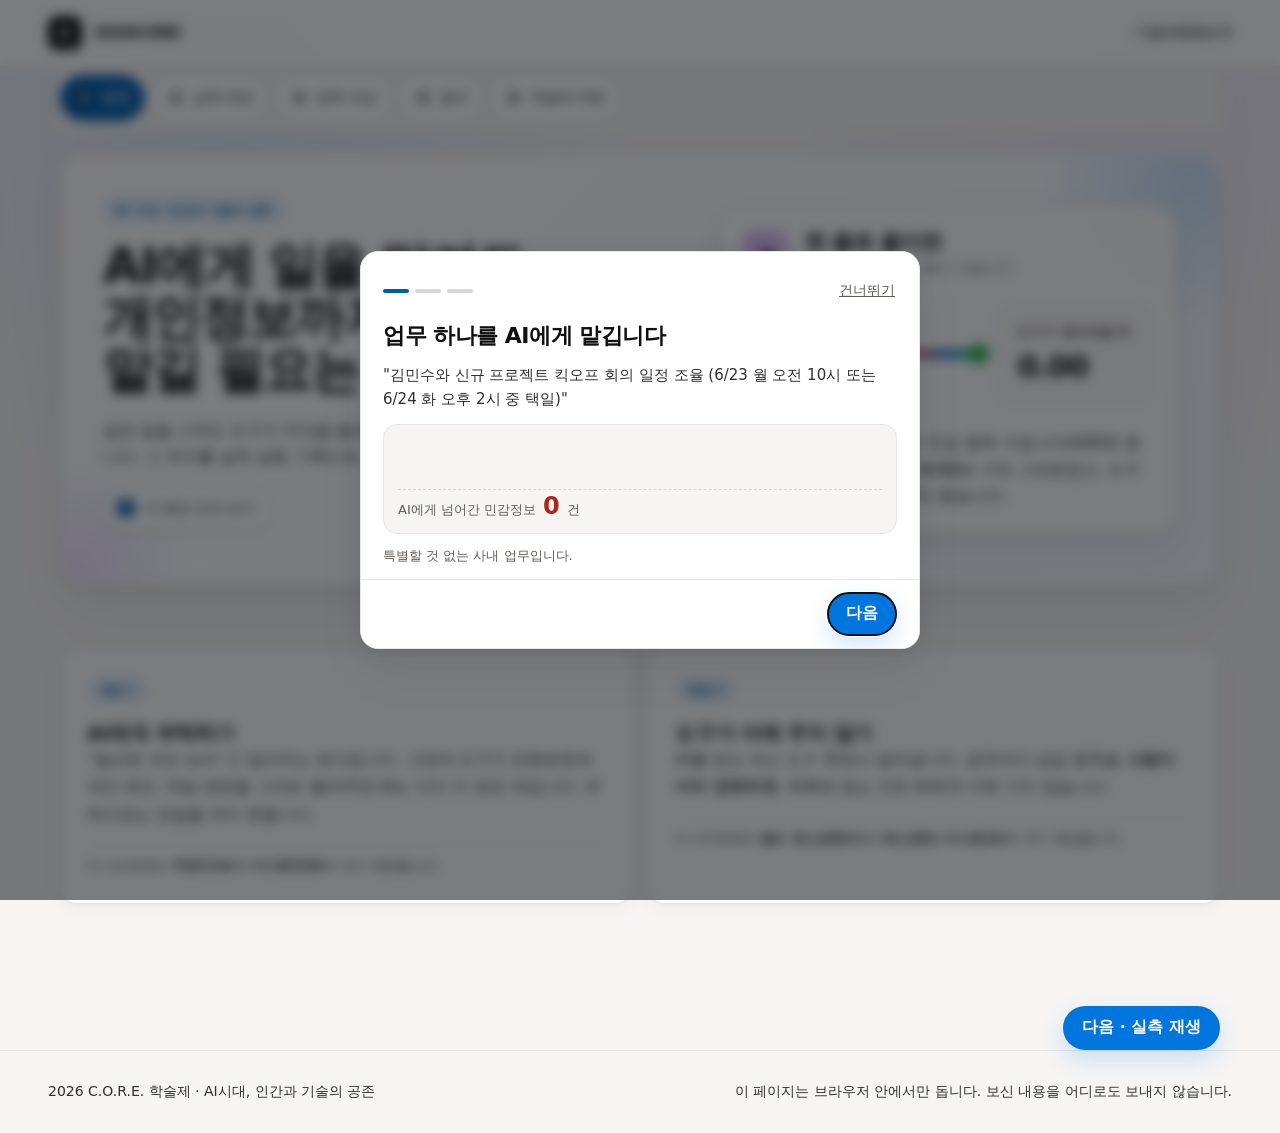
<file: index.html>
<!doctype html>
<html lang="ko">
  <head>
    <meta charset="utf-8" />
    <meta name="viewport" content="width=device-width, initial-scale=1" />
    <title>2026 C.O.R.E. · AI 에이전트 개인정보 시연</title>
    <link rel="canonical" href="https://jaepaly.github.io/2026CORE/demo/" />
    <meta http-equiv="refresh" content="0; url=./demo/" />
    <script>location.replace("./demo/");</script>
  </head>
  <body style="font-family:system-ui,sans-serif;padding:2rem">
    <p>시연 화면으로 이동합니다. 자동으로 넘어가지 않으면 <a href="./demo/">여기를 눌러 주세요</a>.</p>
  </body>
</html>
</file>
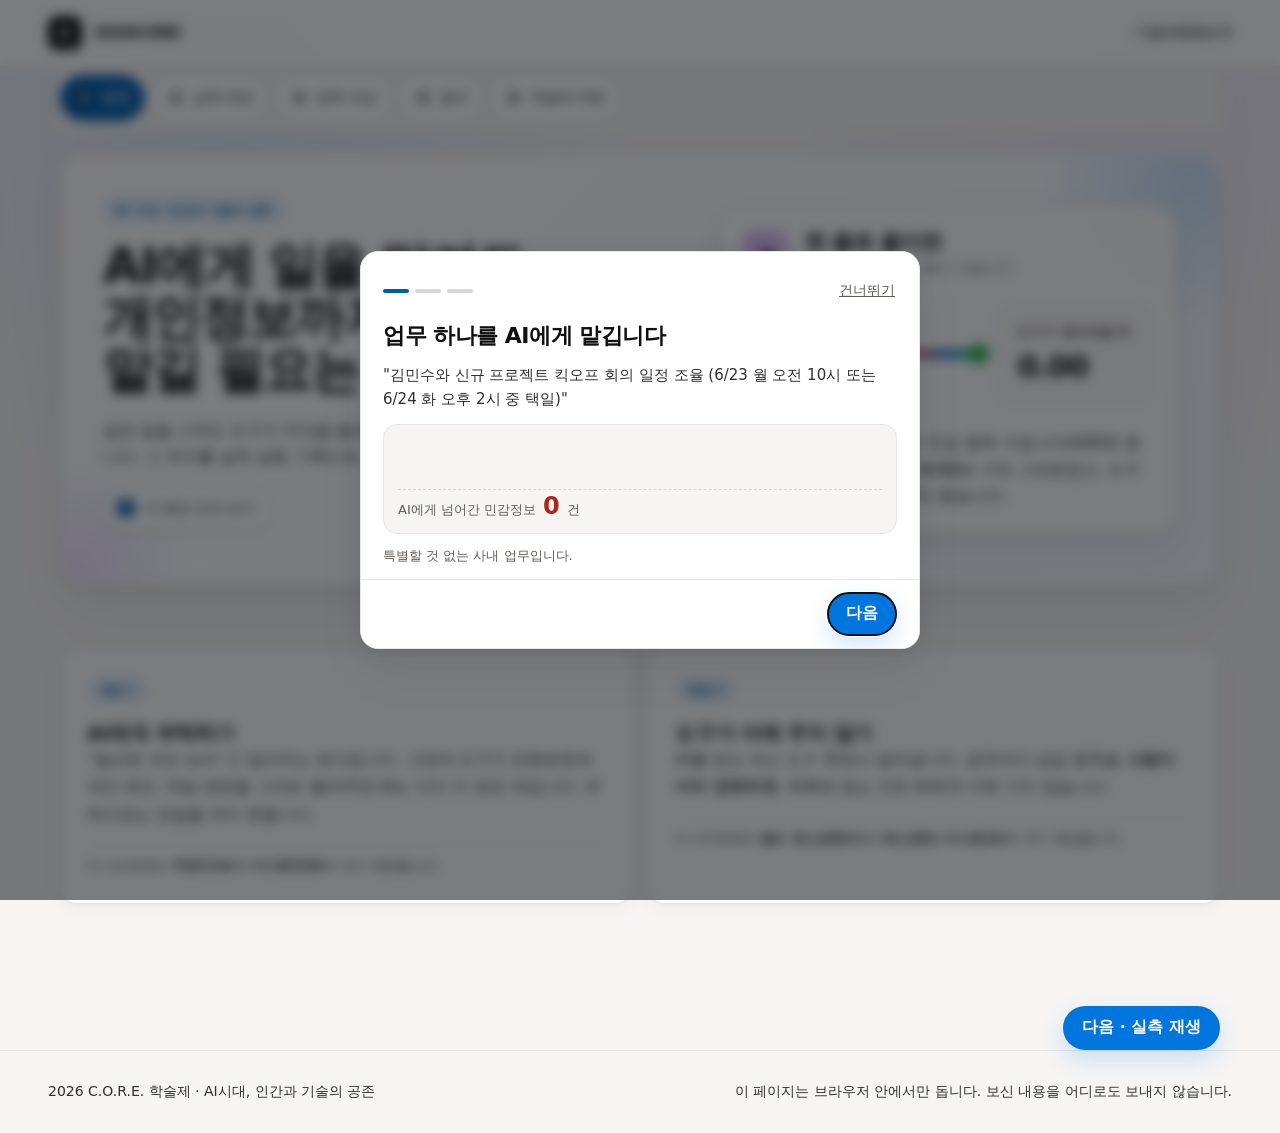
<file: demo/index.html>
<!doctype html>
<html lang="ko">
  <head>
    <meta charset="utf-8" />
    <meta name="viewport" content="width=device-width, initial-scale=1" />
    <title>2026CORE · AI Agent Privacy Live Demo</title>
    <meta
      name="description"
      content="Interactive demo showing how field-level least privilege changes AI agent privacy exposure."
    />
    <link rel="stylesheet" href="./styles.css?v=d5542ba6" />
    <link rel="stylesheet" href="./tutorial.css?v=d5542ba6" />
  </head>
  <body>
    <div class="grid-glow" aria-hidden="true"></div>
    <header class="topbar">
      <a class="brand" href="https://github.com/jaepaly/2026CORE#readme" target="_blank" rel="noopener">
        <span class="brand-mark">C</span>
        <strong>2026CORE</strong>
      </a>
      <span class="team">기절초풍왕순대</span>
    </header>

    <main>
      <nav class="tabbar" id="tabbar" aria-label="시연 단계">
        <button class="tab" type="button" role="tab" data-tab="intro" aria-controls="panel-intro" aria-selected="true"><span class="tab-num">1</span>문제</button>
        <button class="tab" type="button" role="tab" data-tab="replay" aria-controls="panel-replay" aria-selected="false"><span class="tab-num">2</span>실측 재생</button>
        <button class="tab" type="button" role="tab" data-tab="policy" aria-controls="panel-policy" aria-selected="false"><span class="tab-num">3</span>정책 작성</button>
        <button class="tab" type="button" role="tab" data-tab="evidence" aria-controls="panel-evidence" aria-selected="false"><span class="tab-num">4</span>결과</button>
        <button class="tab" type="button" role="tab" data-tab="festival" aria-controls="panel-festival" aria-selected="false"><span class="tab-num">5</span>학술제 적용</button>
      </nav>

      <div class="tabpanel" id="panel-intro" role="tabpanel" aria-label="문제">
      <section class="hero">
        <div class="hero-copy">
          <p class="eyebrow">AI 시대, 인간과 기술의 공존</p>
          <h1>
            <span>AI에게 일을 맡겨도,</span>
            <span>개인정보까지</span>
            <span>맡길 필요는 없습니다.</span>
          </h1>
          <p class="hero-text">
            같은 일을 시켜도 도구가 무엇을 돌려주느냐에 따라 AI가 보는 정보가 달라집니다.
            그 차이를 실제 실험 기록으로 보여드립니다.
          </p>
          <p class="rp-helpline">
            <button class="help-btn" type="button" data-tutorial="intro">
            <span class="help-btn-icon" aria-hidden="true">?</span>
            이 화면 안내 보기
          </button>
          </p>
        </div>

        <aside class="hero-dashboard" aria-label="Research summary">
          <div class="dash-top">
            <span class="sticker">AI</span>
            <div>
              <strong>한 줄로 줄이면</strong>
              <small>AI는 도구가 준 것만 볼 수 있습니다</small>
            </div>
          </div>
          <div class="dash-meter">
            <div>
              <span>도구를 그대로 뒀을 때</span>
              <strong>0.50</strong>
            </div>
            <div class="dash-line" aria-hidden="true"><i></i></div>
            <div>
              <span>도구가 잘라냈을 때</span>
              <strong>0.00</strong>
            </div>
          </div>
          <p>
            업무 한 번에 AI로 넘어간 민감 항목 수입니다(688회 평균).
            <b>말로 부탁했을 때는 0.52</b>로 거의 그대로였고,
            도구가 직접 잘라냈을 때만 0이 됐습니다.
          </p>
        </aside>
      </section>

      <section class="comparison">
        <article>
          <p class="eyebrow">방법 1</p>
          <h3>AI에게 부탁하기</h3>
          <p>
            “필요한 것만 보라”고 일러두는 방식입니다. 그런데 도구가 전화번호와 개인 메모,
            메일 본문을 그대로 돌려주면 AI는 이미 다 읽은 뒤입니다. 부탁으로는 전달을 막지 못합니다.
          </p>
          <p class="compare-codes">
            이 사이트에서 <b>무방어(A)</b>와 <b>지시문만(B)</b>이 여기 해당합니다.
          </p>
        </article>
        <article>
          <p class="eyebrow">방법 2</p>
          <h3>도구가 아예 주지 않기</h3>
          <p>
            AI를 믿는 대신 도구 쪽에서 잘라냅니다. 업무마다 넘길 항목을
            <b>사람이 미리 정해두면</b>, 목록에 없는 것은 AI에게 아예 가지 않습니다.
          </p>
          <p class="compare-codes">
            이 사이트에서 <b>필드 최소권한(C)</b>과 <b>최소권한+지시문(D)</b>이 여기 해당합니다.
          </p>
        </article>
      </section>
        <div class="tab-advance">
          <button class="button primary" type="button" data-goto="replay">다음 · 실측 재생</button>
        </div>
      </div>

      <div class="tabpanel" id="panel-replay" role="tabpanel" aria-label="실측 재생" hidden>
      <section class="demo-shell replay-shell" id="replay">
        <div class="demo-header">
          <div>
            <p class="eyebrow">Run replay · 실측</p>
            <h2>본 실험 688 runs를 그대로 재생</h2>
            <p class="section-copy">
              꾸며낸 화면이 아닙니다. 커밋해 둔 <code>experiments/main-*/runs.jsonl</code>의
              실행 기록을 한 턴씩 그대로 되감습니다.
              기록에는 원문이 없습니다. 레코드 번호와 필드 경로, 해시만 남겨 두었습니다.
              화면의 값은 공개 합성 데이터(<code>data/</code>)를 그 기록과 맞춰 되살린 것입니다.
              아래 보이는 것이 그때 AI가 실제로 받은 응답입니다.
            </p>
          </div>
          <div class="demo-controls">
            <label>
              <span>모델</span>
              <select id="rpModel"></select>
            </label>
            <label>
              <span>시나리오 (승인 43)</span>
              <select id="rpScenario"></select>
            </label>
            <label>
              <span>변화 전</span>
              <select id="rpBeforeCond"></select>
            </label>
            <label>
              <span>변화 후</span>
              <select id="rpAfterCond"></select>
            </label>
          </div>
        </div>

        <p class="rp-task" id="rpTask"></p>

        <p class="rp-helpline">
          <button class="help-btn" type="button" data-tutorial="replay">
            <span class="help-btn-icon" aria-hidden="true">?</span>
            이 화면 안내 보기
          </button>
        </p>

        <div class="rp-player">
          <div class="rp-phasebar" role="group" aria-label="변화 전후">
            <button class="rp-phase is-on" type="button" data-phase="before">
              <span class="rp-phase-label" id="rpBeforeLabel">무방어 (A)</span>
              <span class="rp-phase-badges" id="rpBeforeBadges"></span>
            </button>
            <span class="rp-arrow" aria-hidden="true">→</span>
            <button class="rp-phase" type="button" data-phase="after">
              <span class="rp-phase-label" id="rpAfterLabel">필드 최소권한 (C)</span>
              <span class="rp-phase-badges" id="rpAfterBadges"></span>
            </button>
          </div>

          <div class="rp-stage" id="rpStage" data-phase="before"></div>

          <div class="rp-playbar">
            <button class="button primary" id="rpPlay" type="button">▶ 변화 재생</button>
            <span class="rp-playnote" id="rpPlayNote"></span>
          </div>
        </div>

        <p class="rp-status" id="rpStatus">초기화 중…</p>
      </section>
        <div class="tab-advance">
          <button class="button primary" type="button" data-goto="policy">다음 · 정책 작성</button>
        </div>
      </div>

      <div class="tabpanel" id="panel-policy" role="tabpanel" aria-label="정책은 누가" hidden>
      <section class="demo-shell" id="policy">
        <div class="demo-header">
          <div>
            <p class="eyebrow">연구 2 · 정책 작성 실험 · 실측 재생</p>
            <h2>그럼 그 정책은 누가 쓰나</h2>
            <p class="section-copy">
              앞 탭에서 민감정보를 잘라낸 것은 <strong>사람이 쓴 허용 목록</strong>이었습니다.
              43개 시나리오를 전부 사람이 손으로 적었습니다.
              그 일을 늘 사람이 해야 한다면, 이 방식은 검토할 사람 수만큼만 늘어납니다.
              그래서 같은 업무를 <strong>모델에게 주고 목록을 직접 써 보게 했습니다.</strong>
              아래는 <code>experiments/policy-authoring/policies.jsonl</code>에 커밋된 실제 응답입니다.
              시나리오를 바꾸면 실측 재생 탭도 같이 움직입니다.
            </p>
          </div>
        </div>

        <div class="demo-controls pol-controls">
          <label>
            <span>시나리오</span>
            <select id="polScenario"></select>
          </label>
          <span class="pol-controls-note">실측 재생 탭과 같은 시나리오를 따라갑니다.</span>
        </div>

        <div class="pol-summary" id="polSummary"></div>

        <div class="pol-legend">
          <span class="pol-chip match">사람과 같음</span>
          <span class="pol-chip over">사람은 안 준 것을 열어줌</span>
          <span class="pol-chip over-sensitive">주면 안 되는 것을 열어줌</span>
          <span class="pol-chip under">필요한 것을 빠뜨림</span>
          <span class="pol-chip unknown">없는 항목을 지어냄</span>
        </div>

        <div id="polBody"></div>

        <p class="rp-status">
          모자란 쪽과 넘치는 쪽이 <strong>동시에</strong> 큽니다. 더 넓지도 좁지도 않은,
          <strong>그냥 다른 목록</strong>입니다.
          도구를 헷갈리거나 표기를 틀리거나 번호를 빠뜨린 것은 기계가 잡아냅니다.
          그런데 메일 본문을 열어줄지(24.3%)는 내용을 읽어봐야 알 수 있어, 여기부터가 사람의 몫입니다.
        </p>
      </section>
        <div class="tab-advance">
          <button class="button primary" type="button" data-goto="evidence">다음 · 결과</button>
        </div>
      </div>

      <div class="tabpanel" id="panel-evidence" role="tabpanel" aria-label="결과" hidden>
      <section class="metrics-row" id="evidence">
        <article class="metric-card">
          <span>설계상 넘어갈 수 있는 민감 항목</span>
          <strong id="capacityMetric">2.53</strong>
          <small>업무 하나당 · 정책 정의에서 계산</small>
        </article>
        <article class="metric-card">
          <span>실제로 넘어간 민감 항목</span>
          <strong id="realizedMetric">0.50</strong>
          <small id="realizedCaption">업무 하나당 · 무방어(A) 기준 688회</small>
        </article>
        <article class="metric-card">
          <span>숨은 악성 지시가 지나갈 수 있는 통로</span>
          <strong id="malMetric">5</strong>
          <small>메일 본문에 심었을 때 · 정책 정의에서 계산</small>
        </article>
        <article class="metric-card">
          <span>안전하게 끝난 비율</span>
          <strong id="successMetric">0.01</strong>
          <small>업무도 해내고 민감정보도 안 흘린 비율 · A vs C p=0.070(유의하지 않음)</small>
        </article>
      </section>
        <div class="tab-advance">
          <button class="button primary" type="button" data-goto="festival">다음 · 학술제 적용</button>
        </div>
      </div>

      <div class="tabpanel" id="panel-festival" role="tabpanel" aria-label="우리 학술제라면" hidden>
      <section class="demo-shell" id="festival">
        <div class="demo-header">
          <div>
            <p class="eyebrow">적용 예시</p>
            <h2>이 학술제를 AI가 운영한다면</h2>
            <p class="fs-caveat">
              <strong>여기부터는 측정한 결과가 아닙니다.</strong>
              앞의 네 탭은 모두 커밋된 실험 로그에서 나온 수치이고, 이 탭은
              같은 구조를 익숙한 상황에 대입해 본 <strong>가정 예시</strong>입니다.
              등장하는 값은 전부 지어낸 것으로, 실제 참가자·심사위원의 정보가 아닙니다.
            </p>
            <p class="section-copy">
              학술제에도 이름과 연락처, 학번이 있습니다. 지도교수 코멘트나 심사 메모처럼
              당사자 말고는 봐선 안 되는 글도 있고요. 발표 순서표 한 장 만드는 데
              그게 다 필요하지는 않습니다.
            </p>
          </div>
        </div>

        <div id="fsBody"></div>

        <p class="rp-status">
          앞 탭에서 본 것과 같은 구조입니다. 바뀌는 것은 AI도 프롬프트도 아니고
          <strong>도구가 무엇을 돌려줄지 적은 목록</strong> 하나뿐입니다.
          그 목록을 누가 쓰고 누가 검토할지, 이 연구가 남긴 질문은 거기에 있습니다.
        </p>
      </section>
      </div>

    </main>

    <footer>
      <span>2026 C.O.R.E. 학술제 · AI시대, 인간과 기술의 공존</span>
      <span>이 페이지는 브라우저 안에서만 돕니다. 보신 내용을 어디로도 보내지 않습니다.</span>
    </footer>

    <script type="module">
      import { initTabs, onTabChange } from "./tabs.js?v=d5542ba6";
      import { initReplay } from "./replay.js?v=d5542ba6";
      import { initMetrics } from "./metrics.js?v=d5542ba6";
      import { initFestival } from "./festival.js?v=d5542ba6";
      import { initTutorial, tutorialForTab } from "./tutorial.js?v=d5542ba6";

      // 탭이 열릴 때마다 그 탭에 배정된 안내 비트를 (처음 한 번만) 띄운다.
      onTabChange((tab, meta) => {
        tutorialForTab(tab, meta).catch((err) => console.warn("tutorial:", err));
      });

      initTutorial();

      initMetrics().catch((err) => console.warn("metrics:", err));
      initFestival();
      initReplay()
        .catch((err) => {
          const status = document.querySelector("#rpStatus");
          if (status) status.textContent = `replay 초기화 실패: ${err.message}`;
        })
        .finally(() => initTabs());
    </script>
  </body>
</html>
</file>
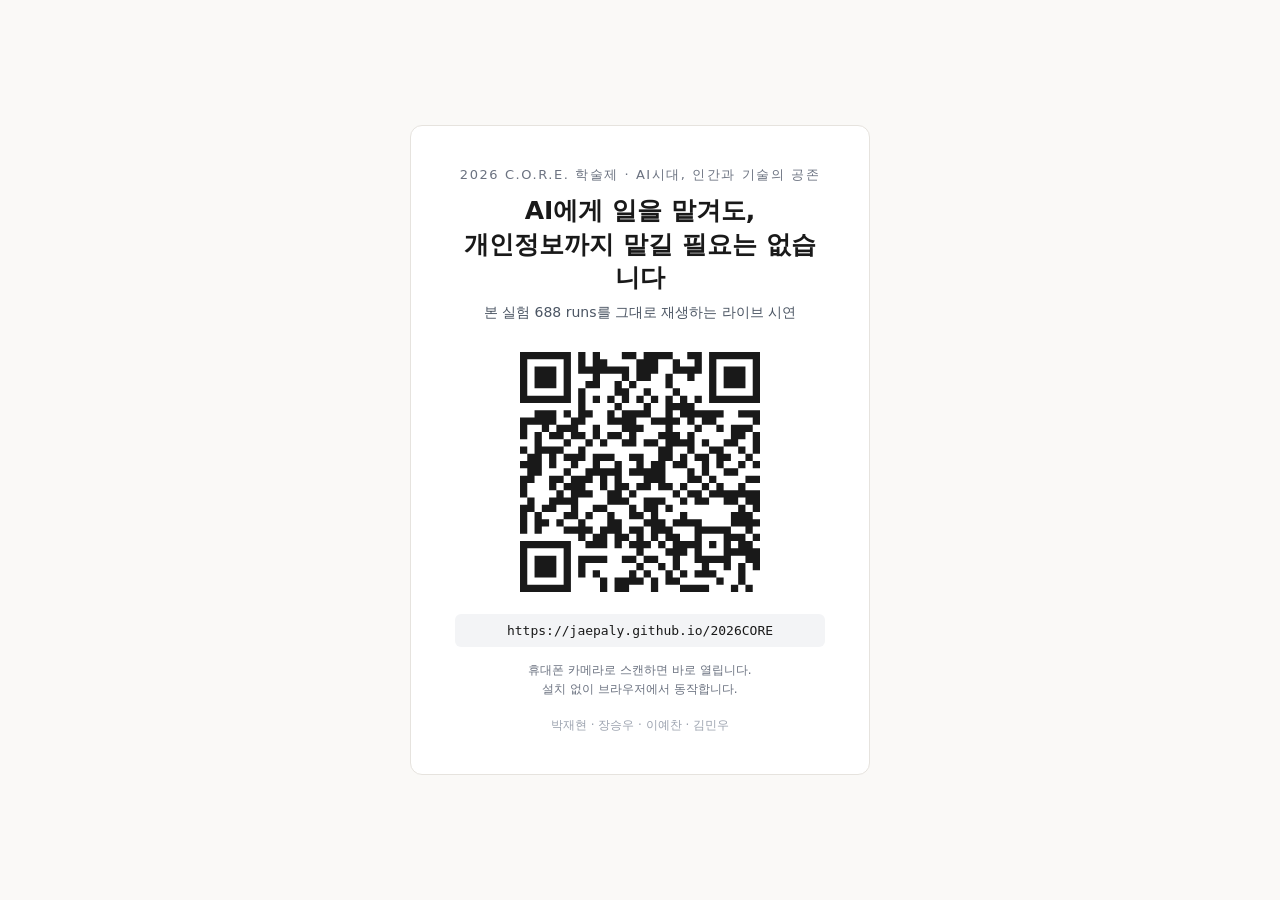
<file: docs/qr/print.html>
<!doctype html>
<html lang="ko">
<head>
<meta charset="utf-8" />
<title>2026 C.O.R.E. 라이브 시연 QR</title>
<style>
  @page { size: A4; margin: 18mm; }
  * { box-sizing: border-box; }
  body {
    margin: 0; display: flex; align-items: center; justify-content: center;
    min-height: 100vh; background: #faf9f7;
    font-family: "Pretendard", "Malgun Gothic", system-ui, sans-serif; color: #191919;
  }
  .card {
    background: #fff; border: 1px solid #e6e3de; border-radius: 12px;
    padding: 40px 44px; text-align: center; max-width: 460px;
  }
  .eyebrow { font-size: 13px; letter-spacing: .12em; color: #6b7280; margin: 0 0 10px; }
  h1 { font-size: 25px; line-height: 1.35; margin: 0 0 6px; font-weight: 700; }
  .sub { font-size: 14px; line-height: 1.6; color: #4b5563; margin: 0 0 28px; }
  .qr { width: 240px; height: 240px; margin: 0 auto 22px; }
  .qr svg { width: 100%; height: 100%; display: block; }
  .url {
    font-family: ui-monospace, "Consolas", monospace; font-size: 13px;
    background: #f3f4f6; border-radius: 6px; padding: 9px 12px;
    word-break: break-all; margin: 0 0 14px;
  }
  .note { font-size: 12px; line-height: 1.6; color: #6b7280; margin: 0; }
  .team { font-size: 12px; color: #9ca3af; margin: 18px 0 0; }
  @media print { body { background: #fff; } .card { border: none; } }
</style>
</head>
<body>
  <div class="card">
    <p class="eyebrow">2026 C.O.R.E. 학술제 · AI시대, 인간과 기술의 공존</p>
    <h1>AI에게 일을 맡겨도,<br />개인정보까지 맡길 필요는 없습니다</h1>
    <p class="sub">본 실험 688 runs를 그대로 재생하는 라이브 시연</p>
    <div class="qr"><svg xmlns="http://www.w3.org/2000/svg" viewBox="0 0 330 330"><path transform="scale(10)" stroke="#191919" d="M0 0.5h7m1 0h1m1 0h1m3 0h2m1 0h4m2 0h2m1 0h7m-33 1h1m5 0h1m1 0h1m1 0h2m4 0h3m2 0h1m2 0h1m1 0h1m5 0h1m-33 1h1m1 0h3m1 0h1m1 0h7m1 0h3m2 0h4m1 0h1m1 0h3m1 0h1m-33 1h1m1 0h3m1 0h1m3 0h1m3 0h1m1 0h2m2 0h1m2 0h1m2 0h1m1 0h3m1 0h1m-33 1h1m1 0h3m1 0h1m2 0h2m2 0h1m1 0h1m4 0h1m5 0h1m1 0h3m1 0h1m-33 1h1m5 0h1m1 0h1m4 0h2m2 0h1m3 0h1m4 0h1m5 0h1m-33 1h7m1 0h1m1 0h1m1 0h1m1 0h1m1 0h1m1 0h1m1 0h1m1 0h1m1 0h1m1 0h7m-25 1h1m4 0h1m3 0h1m2 0h4m-22 1h3m1 0h1m1 0h2m2 0h1m1 0h4m2 0h1m1 0h6m2 0h3m-33 1h5m2 0h2m3 0h4m2 0h4m1 0h1m1 0h2m5 0h1m-33 1h1m2 0h1m1 0h3m2 0h1m3 0h3m3 0h1m3 0h1m2 0h1m1 0h3m-32 1h1m1 0h1m1 0h2m1 0h2m1 0h1m1 0h2m1 0h1m3 0h3m1 0h1m5 0h2m1 0h1m-31 1h1m3 0h1m2 0h1m1 0h1m2 0h2m1 0h2m1 0h4m1 0h1m2 0h2m2 0h1m-33 1h1m1 0h4m2 0h1m10 0h2m2 0h1m2 0h2m2 0h1m1 0h1m-32 1h2m1 0h1m1 0h3m1 0h3m2 0h2m2 0h2m1 0h1m1 0h2m1 0h2m2 0h1m-32 1h3m1 0h1m2 0h1m2 0h1m2 0h1m2 0h1m1 0h2m1 0h2m2 0h1m1 0h1m2 0h1m1 0h1m-32 1h2m3 0h1m2 0h5m1 0h5m3 0h1m1 0h1m2 0h2m-30 1h2m2 0h2m1 0h3m1 0h1m1 0h1m3 0h3m3 0h2m1 0h1m4 0h2m-33 1h1m3 0h1m1 0h3m2 0h1m1 0h2m1 0h2m1 0h2m1 0h1m2 0h1m1 0h1m2 0h1m-31 1h1m4 0h1m1 0h3m2 0h2m1 0h1m5 0h1m1 0h2m1 0h7m-32 1h1m2 0h4m4 0h3m2 0h3m2 0h1m1 0h2m2 0h2m1 0h2m-33 1h2m1 0h2m2 0h1m2 0h2m3 0h1m1 0h2m1 0h1m9 0h1m1 0h1m-33 1h1m1 0h1m3 0h2m1 0h1m2 0h1m2 0h2m1 0h1m3 0h1m6 0h3m-32 1h1m1 0h2m1 0h1m2 0h1m3 0h2m3 0h3m1 0h4m4 0h4m-33 1h1m1 0h1m3 0h4m1 0h3m1 0h2m1 0h3m3 0h5m2 0h1m-24 1h1m1 0h2m1 0h2m1 0h1m1 0h1m1 0h2m2 0h1m3 0h3m1 0h1m-33 1h7m2 0h3m1 0h1m1 0h3m1 0h1m1 0h4m1 0h1m1 0h1m1 0h2m-32 1h1m5 0h1m9 0h1m3 0h3m1 0h1m3 0h5m-33 1h1m1 0h3m1 0h1m1 0h4m2 0h2m1 0h2m2 0h1m2 0h5m2 0h2m-33 1h1m1 0h3m1 0h1m1 0h1m7 0h1m2 0h1m1 0h1m3 0h1m2 0h1m1 0h1m1 0h1m-33 1h1m1 0h3m1 0h1m1 0h1m1 0h1m4 0h1m1 0h1m2 0h1m1 0h1m1 0h3m3 0h1m-31 1h1m5 0h1m4 0h1m1 0h4m1 0h1m1 0h2m5 0h1m2 0h1m-31 1h7m4 0h1m1 0h2m3 0h1m3 0h4m3 0h1m1 0h1"/></svg></div>
    <p class="url">https://jaepaly.github.io/2026CORE</p>
    <p class="note">휴대폰 카메라로 스캔하면 바로 열립니다.<br />설치 없이 브라우저에서 동작합니다.</p>
    <p class="team">박재현 · 장승우 · 이예찬 · 김민우</p>
  </div>
</body>
</html>
</file>
<file: demo/styles.css>
:root {
  --primary: #0075de;
  --primary-active: #005bab;
  /* --primary 를 글자색으로 쓰면 밝은 바탕에서 대비가 4.1~4.4 로 떨어진다.
     면(버튼·테두리)에는 --primary 를, 글자에는 이 토큰을 쓴다. */
  --primary-ink: #005bab;
  --secondary: #213183;
  --on-primary: #ffffff;
  --canvas: #ffffff;
  --canvas-soft: #f6f5f4;
  --surface: #ffffff;
  --ink: #0f0f0f;
  --ink-secondary: #31302e;
  --ink-muted: #615d59;
  --ink-faint: #a39e98;
  --hairline: #e6e6e6;
  --hairline-strong: #d7d7d7;
  --accent-sky: #62aef0;
  --accent-purple: #d6b6f6;
  --accent-pink: #ff64c8;
  --accent-orange: #dd5b00;
  --accent-teal: #2a9d99;
  --accent-green: #1aae39;
  --danger: #c93f3f;
  /* --danger 를 옅은 붉은 면 위에 글자로 얹으면 4.45 로 근소 미달이다.
     면에는 --danger, 글자에는 이 토큰을 쓴다(replay/policy 칩과 같은 값). */
  --danger-ink: #b42318;
  --warning: #dd5b00;
  --shadow-soft:
    0 0.175px 1.041px rgba(0, 0, 0, 0.01),
    0 0.8px 2.925px rgba(0, 0, 0, 0.02),
    0 2.025px 7.847px rgba(0, 0, 0, 0.027),
    0 4px 18px rgba(0, 0, 0, 0.04);
  --shadow-elevated:
    0 2px 6px rgba(0, 0, 0, 0.03),
    0 8px 22px rgba(0, 0, 0, 0.045),
    0 23px 52px rgba(0, 0, 0, 0.05);
  color-scheme: light;
  font-family: Inter, ui-sans-serif, system-ui, -apple-system, BlinkMacSystemFont, "Segoe UI", Helvetica, Arial, sans-serif;
}

* {
  box-sizing: border-box;
}

html {
  scroll-behavior: smooth;
}

body {
  margin: 0;
  min-height: 100vh;
  background:
    radial-gradient(circle at 18% 10%, rgba(98, 174, 240, 0.16), transparent 25rem),
    radial-gradient(circle at 90% 12%, rgba(214, 182, 246, 0.18), transparent 22rem),
    var(--canvas-soft);
  color: var(--ink);
  overflow-x: hidden;
}

a {
  color: inherit;
  text-decoration: none;
}

button,
select {
  font: inherit;
}

.grid-glow {
  position: fixed;
  inset: 0;
  z-index: -1;
  pointer-events: none;
  background-image:
    linear-gradient(rgba(0, 0, 0, 0.025) 1px, transparent 1px),
    linear-gradient(90deg, rgba(0, 0, 0, 0.025) 1px, transparent 1px);
  background-size: 48px 48px;
  mask-image: linear-gradient(to bottom, black, transparent 62%);
}

.topbar {
  position: sticky;
  top: 0;
  z-index: 10;
  display: flex;
  align-items: center;
  justify-content: space-between;
  gap: 24px;
  padding: 16px clamp(18px, 4vw, 48px);
  background: rgba(255, 255, 255, 0.9);
  border-bottom: 1px solid var(--hairline);
  backdrop-filter: blur(18px);
}

.brand {
  display: inline-flex;
  align-items: center;
  gap: 12px;
}

.brand-mark {
  display: grid;
  place-items: center;
  width: 34px;
  height: 34px;
  border-radius: 9px;
  background: var(--ink);
  color: var(--on-primary);
  font-weight: 800;
  box-shadow: var(--shadow-soft);
}

.brand strong {
  color: var(--ink);
  font-size: 15px;
  font-weight: 750;
  letter-spacing: -0.1px;
}

main {
  width: min(1160px, calc(100% - 32px));
  margin: 0 auto;
}

.hero {
  position: relative;
  display: grid;
  grid-template-columns: minmax(0, 1.04fr) minmax(360px, 0.86fr);
  gap: clamp(28px, 5vw, 64px);
  align-items: center;
  margin: 24px 0 16px;
  padding: clamp(28px, 4vw, 42px);
  overflow: hidden;
  border: 1px solid var(--hairline);
  border-radius: 28px;
  background:
    linear-gradient(135deg, rgba(255, 255, 255, 0.98), rgba(247, 250, 255, 0.96)),
    var(--surface);
  box-shadow: var(--shadow-elevated);
}

.hero::before,
.hero::after {
  content: "";
  position: absolute;
  border-radius: 999px;
  pointer-events: none;
}

.hero::before {
  width: 300px;
  height: 300px;
  right: -120px;
  top: -120px;
  background: radial-gradient(circle, rgba(0, 117, 222, 0.18), transparent 68%);
}

.hero::after {
  width: 220px;
  height: 220px;
  left: -96px;
  bottom: -96px;
  background: radial-gradient(circle, rgba(214, 182, 246, 0.36), transparent 68%);
}

.hero-copy,
.hero-terminal,
.hero-dashboard {
  position: relative;
  z-index: 1;
  min-width: 0;
}

.eyebrow {
  display: inline-flex;
  width: fit-content;
  margin: 0 0 16px;
  padding: 5px 11px;
  border: 1px solid rgba(0, 117, 222, 0.14);
  border-radius: 999px;
  background: rgba(0, 117, 222, 0.07);
  color: var(--primary-ink);
  font-size: 12px;
  font-weight: 750;
  line-height: 1.35;
  letter-spacing: 0.125px;
}

h1,
h2,
h3,
p {
  margin-top: 0;
}

h1 {
  margin-bottom: 22px;
  max-width: 740px;
  color: var(--ink);
  font-size: clamp(36px, 4.2vw, 50px);
  font-weight: 850;
  line-height: 1.04;
  letter-spacing: -1.9px;
  word-break: keep-all;
}

h1 span {
  display: block;
  white-space: nowrap;
}

h2 {
  margin-bottom: 10px;
  color: var(--ink);
  font-size: clamp(32px, 4vw, 46px);
  font-weight: 820;
  line-height: 1.06;
  letter-spacing: -1.2px;
}

h3 {
  margin-bottom: 0;
  color: var(--ink);
  font-size: 20px;
  font-weight: 760;
  line-height: 1.3;
  letter-spacing: -0.25px;
}

.hero-text {
  max-width: 620px;
  color: var(--ink-secondary);
  font-size: 16px;
  line-height: 1.62;
}

.hero-dashboard {
  padding: 22px;
  border: 1px solid var(--hairline);
  border-radius: 24px;
  background: rgba(255, 255, 255, 0.86);
  box-shadow: var(--shadow-elevated);
}

.dash-top {
  display: flex;
  align-items: center;
  gap: 14px;
  margin-bottom: 18px;
}

.dash-top strong,
.dash-top small {
  display: block;
}

.dash-top strong {
  font-size: 21px;
  font-weight: 850;
  letter-spacing: -0.45px;
}

.dash-top small {
  margin-top: 3px;
  color: var(--ink-muted);
}

.dash-meter {
  display: grid;
  grid-template-columns: minmax(0, 1fr) 72px minmax(0, 1fr);
  gap: 14px;
  align-items: center;
}

.dash-meter div:not(.dash-line) {
  padding: 18px;
  border: 1px solid var(--hairline);
  border-radius: 18px;
  background: #fbfaf9;
}

.dash-meter span,
.dash-meter strong {
  display: block;
}

.dash-meter span {
  color: var(--ink-muted);
  font-size: 13px;
  font-weight: 750;
}

.dash-meter strong {
  margin-top: 7px;
  font-size: 31px;
  font-weight: 900;
  letter-spacing: -1.5px;
}

.dash-line {
  position: relative;
  height: 8px;
  border-radius: 999px;
  background: linear-gradient(90deg, var(--danger), var(--primary), var(--accent-green));
}

.dash-line i {
  position: absolute;
  right: -4px;
  top: 50%;
  width: 18px;
  height: 18px;
  border-radius: 999px;
  background: var(--accent-green);
  transform: translateY(-50%);
  box-shadow: 0 0 0 6px rgba(26, 174, 57, 0.12);
}

.hero-dashboard p {
  margin: 18px 0 0;
  color: var(--ink-secondary);
  font-size: 16px;
  line-height: 1.65;
}

.button {
  display: inline-flex;
  align-items: center;
  justify-content: center;
  min-height: 44px;
  padding: 0 18px;
  border: 1px solid var(--hairline);
  border-radius: 999px;
  background: var(--surface);
  color: var(--ink);
  cursor: pointer;
  font-weight: 700;
  transition: transform 0.16s ease, border-color 0.16s ease, background 0.16s ease, color 0.16s ease;
}

.button:hover {
  transform: translateY(-1px);
}

.button:active {
  transform: scale(0.97);
}

.button.primary {
  border-color: transparent;
  background: var(--primary);
  color: var(--on-primary);
  box-shadow: 0 10px 24px rgba(0, 117, 222, 0.18);
}

.button.primary:hover {
  background: var(--primary-active);
}

.button.ghost {
  background: var(--surface);
  color: var(--ink);
  box-shadow: var(--shadow-soft);
}

.button.ghost.primary {
  border-color: transparent;
  background: var(--primary);
  color: var(--on-primary);
}

.terminal-card,
.panel,
.metric-card,
.comparison article {
  border: 1px solid var(--hairline);
  border-radius: 16px;
  background: var(--surface);
  box-shadow: var(--shadow-soft);
}

.hero-terminal {
  overflow: hidden;
  padding: 22px;
  color: var(--ink);
  transform: rotate(0.7deg);
}

.brief-header {
  display: flex;
  align-items: center;
  gap: 12px;
  margin-bottom: 18px;
}

.brief-header strong,
.brief-header small {
  display: block;
}

.brief-header strong {
  color: var(--ink);
  font-size: 18px;
  font-weight: 820;
  letter-spacing: -0.3px;
}

.brief-header small {
  margin-top: 2px;
  color: var(--ink-muted);
  font-size: 13px;
}

.sticker {
  display: grid;
  place-items: center;
  width: 48px;
  height: 48px;
  border-radius: 15px;
  background: linear-gradient(135deg, var(--accent-purple), #f0e6ff);
  color: #391c57;
  font-weight: 900;
  transform: rotate(-4deg);
}

.brief-grid {
  display: grid;
  grid-template-columns: repeat(2, minmax(0, 1fr));
  gap: 10px;
}

.brief-grid div {
  padding: 14px;
  border: 1px solid var(--hairline);
  border-radius: 12px;
  background: linear-gradient(180deg, #fff, #faf9f8);
}

.brief-grid span,
.brief-grid strong {
  display: block;
}

.brief-grid span {
  color: var(--ink-muted);
  font-size: 12px;
  font-weight: 760;
}

.brief-grid strong {
  margin-top: 5px;
  color: var(--ink);
  font-size: 15px;
  line-height: 1.35;
}

.brief-list {
  display: grid;
  gap: 10px;
  margin: 18px 0 0;
  padding: 0;
  color: var(--ink-secondary);
  font-size: 14px;
  line-height: 1.55;
  list-style: none;
}

.brief-list li {
  display: grid;
  grid-template-columns: 10px 1fr;
  gap: 10px;
}

.brief-list li span {
  width: 8px;
  height: 8px;
  margin-top: 7px;
  border-radius: 999px;
  background: var(--accent-teal);
}

code {
  color: var(--ink-secondary);
  font-family: "SFMono-Regular", Consolas, "Liberation Mono", Menlo, monospace;
  font-size: 13px;
}

.metrics-row {
  display: grid;
  grid-template-columns: repeat(4, minmax(0, 1fr));
  gap: 14px;
  margin: 36px 0 50px;
}

.metric-card {
  position: relative;
  padding: 22px;
  overflow: hidden;
}

.metric-card::after {
  content: "";
  position: absolute;
  right: 16px;
  top: 18px;
  width: 34px;
  height: 34px;
  border-radius: 12px;
  background: rgba(0, 117, 222, 0.08);
}

.metric-card:nth-child(2)::after {
  background: rgba(255, 100, 200, 0.12);
}

.metric-card:nth-child(3)::after {
  background: rgba(221, 91, 0, 0.12);
}

.metric-card:nth-child(4)::after {
  background: rgba(42, 157, 153, 0.12);
}

.metric-card span,
.metric-card small {
  display: block;
  color: var(--ink-muted);
  font-size: 14px;
  line-height: 1.35;
}

.metric-card strong {
  display: block;
  margin: 12px 0 5px;
  color: var(--ink);
  font-size: 40px;
  font-weight: 860;
  letter-spacing: -1.4px;
}

.demo-shell {
  scroll-margin-top: 88px;
  padding: 30px;
  border: 1px solid var(--hairline);
  border-radius: 24px;
  background: rgba(255, 255, 255, 0.92);
  box-shadow: var(--shadow-elevated);
}

.demo-header {
  display: flex;
  justify-content: space-between;
  gap: 24px;
  align-items: end;
  margin-bottom: 24px;
}

.section-copy {
  max-width: 650px;
  margin: 10px 0 0;
  color: var(--ink-secondary);
  font-size: 16px;
  line-height: 1.65;
}

.demo-controls {
  display: flex;
  flex-wrap: wrap;
  gap: 12px;
  align-items: end;
}

label span {
  display: block;
  margin-bottom: 6px;
  color: var(--ink-muted);
  font-size: 12px;
  font-weight: 700;
}

select {
  min-width: 190px;
  height: 44px;
  border: 1px solid #dddddd;
  border-radius: 8px;
  background: var(--surface);
  color: var(--ink);
  padding: 0 12px;
  box-shadow: inset 0 0 0 1px rgba(0, 0, 0, 0.01);
}

select:focus {
  outline: 2px solid rgba(0, 117, 222, 0.18);
  border-color: var(--primary);
}

.comparison-stage {
  display: grid;
  grid-template-columns: minmax(0, 1fr) 190px minmax(0, 1fr);
  gap: 16px;
  align-items: stretch;
}

.compare-card {
  min-width: 0;
  padding: 18px;
  border: 1px solid var(--hairline);
  border-radius: 22px;
  background: #fff;
  box-shadow: var(--shadow-soft);
}

.danger-card {
  border-color: rgba(201, 63, 63, 0.24);
  background: linear-gradient(180deg, #fff, #fff8f8);
}

.safe-card {
  border-color: rgba(26, 174, 57, 0.24);
  background: linear-gradient(180deg, #fff, #f7fff9);
}

.compare-head {
  display: flex;
  align-items: center;
  justify-content: space-between;
  gap: 12px;
  margin-bottom: 16px;
}

.compare-head strong {
  font-size: 22px;
  font-weight: 900;
  letter-spacing: -0.8px;
}

.policy-pill {
  display: inline-flex;
  align-items: center;
  min-height: 32px;
  padding: 0 12px;
  border-radius: 999px;
  font-size: 13px;
  font-weight: 850;
}

.policy-pill.danger {
  background: #fff0f0;
  color: var(--danger-ink);
}

.policy-pill.safe {
  background: #eaf9ee;
  color: #0d7a25;
}

.compare-card h3 {
  margin-bottom: 7px;
  font-size: 24px;
  letter-spacing: -0.55px;
}

.compare-caption {
  margin-bottom: 16px;
  color: var(--ink-muted);
  font-size: 15px;
  line-height: 1.5;
}

.record-list.compact {
  max-height: 520px;
  overflow: auto;
  padding-right: 4px;
}

.record-list.compact .record {
  border-radius: 14px;
}

.record-list.compact .record header {
  padding: 12px;
}

.record-list.compact .fields {
  padding: 12px;
}

.stage-verdict {
  display: flex;
  flex-direction: column;
  align-items: center;
  justify-content: center;
  gap: 14px;
  min-width: 0;
  padding: 18px 12px;
  border: 1px dashed var(--hairline-strong);
  border-radius: 22px;
  background: #fbfaf9;
  text-align: center;
}

.stage-verdict span {
  display: grid;
  place-items: center;
  width: 58px;
  height: 58px;
  border-radius: 999px;
  background: var(--ink);
  color: #fff;
  font-size: 18px;
  font-weight: 900;
}

.stage-verdict strong {
  color: var(--primary-ink);
  font-size: 18px;
  font-weight: 900;
  line-height: 1.25;
  word-break: keep-all;
}

.stage-verdict p {
  margin: 0;
  color: var(--ink-secondary);
  font-size: 14px;
  line-height: 1.55;
}

.workspace {
  display: grid;
  grid-template-columns: 0.9fr 1.2fr 0.9fr;
  gap: 16px;
}

.panel {
  min-height: 460px;
  padding: 20px;
}

.panel-title {
  display: flex;
  align-items: center;
  gap: 10px;
  margin-bottom: 16px;
}

.dot {
  width: 11px;
  height: 11px;
  border-radius: 999px;
  background: var(--accent-teal);
}

.dot.warn {
  background: var(--accent-orange);
}

.dot.live {
  background: var(--primary);
  animation: pulse 1.6s ease-in-out infinite;
}

@keyframes pulse {
  0%, 100% { opacity: 1; transform: scale(1); }
  50% { opacity: 0.48; transform: scale(0.78); }
}

.trace {
  display: grid;
  gap: 10px;
  margin: 0;
  padding: 0;
  list-style: none;
}

.trace li {
  padding: 12px;
  border: 1px solid var(--hairline);
  border-radius: 10px;
  background: #fbfaf9;
  color: var(--ink-secondary);
  font-size: 14px;
  line-height: 1.5;
}

.trace li strong {
  display: block;
  margin-bottom: 4px;
  color: var(--primary-ink);
  font-size: 12px;
  font-weight: 800;
  letter-spacing: 0.125px;
}

.record-list {
  display: grid;
  gap: 12px;
}

.record {
  border: 1px solid var(--hairline);
  border-radius: 14px;
  background: var(--surface);
  overflow: hidden;
}

.record header {
  display: flex;
  justify-content: space-between;
  gap: 12px;
  padding: 12px 14px;
  border-bottom: 1px solid var(--hairline);
  background: #fbfaf9;
}

.record header strong {
  color: var(--ink);
  font-size: 15px;
  font-weight: 760;
}

.record header span {
  color: var(--ink-muted);
  font-size: 12px;
  font-weight: 700;
}

.fields {
  display: grid;
  gap: 8px;
  padding: 12px 14px 14px;
}

.field {
  display: grid;
  grid-template-columns: 90px 1fr;
  gap: 10px;
  color: var(--ink-secondary);
  font-size: 14px;
  line-height: 1.45;
}

.field b {
  color: var(--ink-muted);
  font-weight: 700;
}

.field.redacted {
  color: var(--ink-faint);
}

.redacted-pill {
  display: inline-flex;
  width: fit-content;
  padding: 3px 9px;
  border-radius: 999px;
  background: #fff0f0;
  color: var(--danger-ink);
  font-family: "SFMono-Regular", Consolas, "Liberation Mono", Menlo, monospace;
  font-size: 12px;
  font-weight: 800;
}

.risk-meter {
  margin: 18px 0;
}

.meter-label {
  display: flex;
  justify-content: space-between;
  gap: 12px;
  margin-bottom: 10px;
  color: var(--ink-muted);
  font-size: 14px;
}

.meter-label strong {
  color: var(--ink);
  font-weight: 860;
}

.meter-track {
  height: 12px;
  border-radius: 999px;
  background: var(--canvas-soft);
  overflow: hidden;
}

.meter-track div {
  width: 0%;
  height: 100%;
  border-radius: inherit;
  background: linear-gradient(90deg, var(--primary), var(--accent-orange), var(--accent-pink));
  transition: width 0.45s ease;
}

.risk-grid {
  display: grid;
  grid-template-columns: repeat(2, 1fr);
  gap: 10px;
  margin: 20px 0;
}

.risk-grid div {
  padding: 12px;
  border: 1px solid var(--hairline);
  border-radius: 12px;
  background: #fbfaf9;
}

.risk-grid span,
.risk-grid strong {
  display: block;
}

.risk-grid span {
  color: var(--ink-muted);
  font-size: 12px;
  font-weight: 700;
}

.risk-grid strong {
  margin-top: 6px;
  color: var(--ink);
  font-size: 15px;
  font-weight: 760;
}

.risk-note {
  color: var(--ink-secondary);
  font-size: 15px;
  line-height: 1.65;
}

.comparison {
  display: grid;
  grid-template-columns: repeat(2, minmax(0, 1fr));
  gap: 16px;
  padding: 48px 0 80px;
}

.comparison article {
  padding: 26px;
}

.comparison p:not(.eyebrow) {
  color: var(--ink-secondary);
  line-height: 1.7;
}

footer {
  display: flex;
  justify-content: space-between;
  gap: 16px;
  padding: 32px clamp(18px, 4vw, 48px);
  background: var(--canvas-soft);
  border-top: 1px solid var(--hairline);
  color: var(--ink-secondary);
  font-size: 14px;
}

footer a {
  color: var(--primary-ink);
  font-weight: 700;
}

@media (max-width: 980px) {
  .hero,
  .workspace,
  .comparison,
  .comparison-stage {
    grid-template-columns: 1fr;
  }

  .metrics-row {
    grid-template-columns: repeat(2, 1fr);
  }

  .demo-header {
    align-items: stretch;
    flex-direction: column;
  }

  .stage-verdict {
    min-height: auto;
  }
}

@media (max-width: 640px) {
  .topbar,
  footer {
    align-items: flex-start;
    flex-direction: column;
  }

  .hero {
    padding: 32px 22px;
  }

  .hero-terminal {
    transform: none;
  }

  .hero-dashboard {
    padding: 20px;
  }

  .dash-meter {
    grid-template-columns: 1fr;
  }

  .dash-line {
    height: 6px;
  }

  .brief-grid {
    grid-template-columns: 1fr;
  }

  .metrics-row {
    grid-template-columns: 1fr;
  }

  .demo-shell {
    padding: 18px;
  }

  .comparison-stage {
    gap: 12px;
  }

  .compare-card {
    padding: 14px;
  }

  .compare-head {
    align-items: flex-start;
    flex-direction: column;
  }

  .compare-card h3 {
    font-size: 21px;
  }

  .record-list.compact {
    max-height: none;
    overflow: visible;
    padding-right: 0;
  }

  .demo-controls,
  .demo-controls label,
  select,
  .button {
    width: 100%;
  }

  .record header {
    align-items: flex-start;
    flex-direction: column;
  }

  .field {
    grid-template-columns: 1fr;
    gap: 4px;
  }

  h1 {
    font-size: 34px;
    letter-spacing: -1.2px;
  }

  h1 span {
    white-space: normal;
  }
}

/* ---------- Run replay (v3 실측 재생) ---------- */
.replay-shell {
  border-top: 3px solid var(--accent, #2f6fed);
}

.rp-task {
  margin: 4px 0 14px;
  font-size: 15px;
  color: var(--ink-soft, #555);
}

.rp-task::before {
  content: "과제: ";
  font-weight: 700;
  color: var(--ink, #222);
}

.replay-stage .compare-card {
  max-height: 560px;
  overflow-y: auto;
}

.rp-badges {
  display: flex;
  gap: 6px;
  flex-wrap: wrap;
}

.rp-badge {
  font-size: 11px;
  font-weight: 700;
  padding: 3px 8px;
  border-radius: 999px;
  border: 1px solid transparent;
  white-space: nowrap;
}

.rp-badge.ok { background: #e7f6ec; color: #14713d; border-color: #bfe5cc; }
.rp-badge.no { background: #f3f4f6; color: #5b6470; border-color: #e5e7eb; }
.rp-badge.warn { background: #fdecec; color: #b42318; border-color: #f5c6c2; }

.rp-events { display: flex; flex-direction: column; gap: 12px; margin-top: 12px; }

.rp-event {
  border: 1px solid var(--line, #e5e7eb);
  border-radius: 10px;
  padding: 10px 12px;
  background: rgba(255, 255, 255, 0.6);
}

.rp-event > header {
  display: flex;
  align-items: center;
  gap: 8px;
  flex-wrap: wrap;
  margin-bottom: 8px;
}

.rp-turn {
  font-size: 11px;
  font-weight: 800;
  background: #eef2ff;
  color: #3730a3;
  border-radius: 6px;
  padding: 2px 7px;
}

.rp-event code { font-size: 12px; }

.rp-proj {
  font-size: 11px;
  color: #14713d;
  background: #e7f6ec;
  border-radius: 6px;
  padding: 2px 7px;
}

.rp-record {
  border-top: 1px dashed var(--line, #e5e7eb);
  padding-top: 8px;
  margin-top: 8px;
}

.rp-record header strong { font-size: 12px; color: #6b7280; }

.rp-field {
  display: grid;
  grid-template-columns: 110px 1fr auto;
  gap: 8px;
  font-size: 13px;
  padding: 3px 0;
  align-items: baseline;
}

.rp-field b { font-weight: 600; color: #374151; word-break: break-all; }
.rp-field span { word-break: break-all; }
.rp-field i { font-size: 11px; font-style: normal; white-space: nowrap; }

.rp-field.sensitive span { background: #fdecec; color: #b42318; border-radius: 4px; padding: 1px 5px; }
.rp-field.sensitive i { color: #b42318; font-weight: 700; }

/* 차단된 필드는 이 데모가 보여주려는 증거 그 자체다. 어느 필드가 지워졌는지
   읽혀야 하므로, 흐리게 만드는 일은 취소선과 옆의 "모델에 전달 안 됨" 라벨에
   맡기고 글자 자체는 읽을 수 있게 둔다. opacity 0.55 + #9ca3af 조합은 대비가
   2.53 까지 떨어져 값이 사실상 안 보였다. */
.rp-field.removed b, .rp-field.removed .rp-strike { color: #5b6470; }
.rp-strike { text-decoration: line-through; opacity: 1; }
.rp-field.removed i { color: #14713d; font-weight: 700; }

.rp-denied {
  font-size: 13px;
  color: #b42318;
  background: #fdecec;
  border-radius: 8px;
  padding: 8px 10px;
}

.rp-empty {
  font-size: 13px;
  color: #6b7280;
  background: #f9fafb;
  border-radius: 8px;
  padding: 8px 10px;
}

.rp-status {
  margin-top: 12px;
  font-size: 12px;
  color: #6b7280;
  word-break: break-all;
}


/* ---------- 연구 2: 정책 작성 패널 ----------
   이 패널은 흰 demo-shell 안에 놓인다. 색은 위 replay 패널(.rp-*)과 같은 밝은
   토큰을 쓴다 — 두 패널이 같은 시나리오를 나란히 설명하므로 초록/빨강/파랑의
   의미가 화면 전체에서 하나여야 한다.

   칩 색은 오류의 결과를 따른다 — 붉은 계열은 노출 방향(과잉 허용), 푸른 계열은
   업무 저해 방향(과잉 차단). 두 실패의 처방이 반대이므로 한 색으로 묶지 않는다.
   민감 필드 과잉 허용만 단색으로 채운다: 이 패널의 결론이 걸린 항목이라
   옅은 과잉 허용과 한눈에 갈라져야 한다. */
.pol-summary {
  display: flex; flex-wrap: wrap; gap: 10px 22px;
  padding: 14px 18px; margin: 0 0 16px;
  border: 1px solid var(--hairline); border-radius: 12px;
  background: var(--canvas-soft);
  font-size: 0.92rem; color: var(--ink-muted);
}
.pol-summary b { color: var(--ink); font-size: 1.05rem; }
.pol-summary .warn b { color: #b42318; }

.pol-controls { margin-bottom: 16px; }
.pol-controls-note { font-size: 0.85rem; color: var(--ink-muted); align-self: center; }

.pol-legend { display: flex; flex-wrap: wrap; gap: 8px; margin-bottom: 18px; }

.pol-chip {
  display: inline-block; padding: 3px 9px; margin: 2px;
  border-radius: 6px; font-size: 0.82rem; font-family: ui-monospace, monospace;
  border: 1px solid transparent;
  /* 카드가 좁아지면 search_calendar.events[].participants 같은 긴 경로가 칸을
     넘어간다. 줄바꿈을 허용해 가로 스크롤 대신 두 줄로 접히게 한다. */
  overflow-wrap: anywhere;
}
.pol-chip.match          { background: #e7f6ec; color: #14713d; border-color: #bfe5cc; }
.pol-chip.over           { background: #fdecec; color: #b42318; border-color: #f5c6c2; }
.pol-chip.over-sensitive { background: #b42318; color: #ffffff; border-color: #8a1610; font-weight: 600; }
.pol-chip.under          { background: #e8f1fc; color: #005bab; border-color: #bfd8f4; }
.pol-chip.unknown        { background: #f3f4f6; color: #5b6470; border-color: #e5e7eb; text-decoration: line-through; }

.pol-standard {
  padding: 14px 18px; margin-bottom: 18px;
  border: 1px solid var(--hairline); border-radius: 12px;
  background: var(--canvas-soft);
}
.pol-row { display: flex; gap: 14px; align-items: baseline; padding: 6px 0; }
.pol-rowlabel { flex: 0 0 150px; font-size: 0.85rem; color: var(--ink-muted); }
.pol-chips { flex: 1; min-width: 0; }
.pol-none { color: var(--ink-muted); font-size: 0.85rem; }

.pol-grid {
  display: grid; gap: 14px;
  /* min(340px, 100%) 이 없으면 트랙 최소폭 340px 가 컨테이너보다 넓어질 때
     카드가 화면 밖으로 밀린다. 360px 대 안드로이드 기기에서 실제로 넘친다. */
  grid-template-columns: repeat(auto-fit, minmax(min(340px, 100%), 1fr));
}
.pol-card {
  border: 1px solid var(--hairline); border-radius: 12px;
  background: var(--surface); box-shadow: var(--shadow-soft); padding: 14px 16px;
}
.pol-card > header { display: flex; flex-wrap: wrap; gap: 10px; align-items: center; margin-bottom: 10px; }
.pol-card > header strong { font-size: 1rem; color: var(--ink); }
.pol-card > footer { margin-top: 10px; font-size: 0.75rem; color: var(--ink-muted); }
.pol-counts { margin-left: auto; font-size: 0.82rem; color: var(--ink-muted); }
.pol-verdict { padding: 2px 9px; border-radius: 999px; font-size: 0.78rem; }
.pol-verdict.ok  { background: #e7f6ec; color: #14713d; }
.pol-verdict.bad { background: #b42318; color: #ffffff; font-weight: 600; }

@media (max-width: 720px) {
  .pol-row { flex-direction: column; gap: 4px; }
  .pol-rowlabel { flex: none; }
}

/* ---------- 좁은 화면 대응 (모든 base 규칙 뒤에 와야 한다) ----------
   아래 규칙은 .rp-* base 규칙과 특이도가 같다. 미디어쿼리는 특이도를
   올려주지 않으므로, 위쪽 @media 블록에 넣으면 뒤에 오는 base 규칙에 덮인다.
   그래서 파일 맨 끝에 둔다. */

/* 가독성과 탭 영역은 카드 폭과 무관하다. 태블릿 세로(768~834px)도 손가락으로
   만지는 화면이므로 여기까지 함께 올린다. */
@media (max-width: 900px) {
  /* 11px 주석·배지는 폰에서 읽기 어렵다. 데스크톱 밀도는 그대로 두고
     좁은 화면에서만 올린다. */
  .rp-badge,
  .rp-turn,
  .rp-field i,
  .rp-proj {
    font-size: 12px;
  }

}

/* 이쪽은 카드가 실제로 좁아졌을 때만 필요하다. 비교 카드는 980px 이하에서
   한 단으로 쌓이므로 태블릿에서는 아직 3열이 넉넉히 들어간다. */
@media (max-width: 640px) {
  /* replay 카드의 필드 한 줄은 [이름][값][주석] 3열이다. 320px 대에서는
     주석("민감 필드 전달됨")이 white-space: nowrap 이라 카드를 15px 넘어가
     카드 안에 가로 스크롤이 생긴다. 이 데모에서 가장 중요한 라벨이므로
     잘리게 두지 않는다 — 주석을 값 아래 줄로 내리고 이름 칸을 좁힌다. */
  .rp-field {
    grid-template-columns: 76px minmax(0, 1fr);
    gap: 4px 8px;
  }

  .rp-field i {
    grid-column: 2;
    white-space: normal;
  }
}

/* ---------- 폰 헤더 압축 ----------
   .topbar 는 sticky 라 여기서 먹는 세로 공간은 스크롤 내내 화면을 가린다.
   한때 390x844 기준 201px(화면의 23.8%)까지 부풀어 있었다 — 세로로 쌓인
   브랜드와, 2줄로 감긴 내비 링크가 겹친 결과였다. 한 줄 배치로 되돌려
   63px 로 줄였고, 이후 내비 자체를 걷어냈다(탭바와 완전히 겹쳤다).
   지금 헤더에는 브랜드와 팀 이름만 있다. */
@media (max-width: 640px) {
  .topbar {
    flex-direction: row;
    align-items: center;
    gap: 12px;
    padding: 9px clamp(14px, 4vw, 48px);
  }

  .brand {
    flex: 0 0 auto;
  }

}


/* .topbar 가 sticky 라 앵커로 점프하면 대상 상단이 헤더 밑으로 들어간다.
   .demo-shell(#replay, #demo)에는 이미 보정이 있었지만 #evidence 는
   .metrics-row 라 빠져 있었다 — 눌렀을 때 섹션 제목이 통째로 가려졌다.
   폭과 무관한 문제이므로 미디어쿼리 밖에 둔다. */
.metrics-row {
  scroll-margin-top: 88px;
}

/* 조건 코드(A~D)를 정의하는 줄. 본문보다 한 단 낮춰 '이 사이트의 표기법'
   임을 드러낸다 — 주장이 아니라 용어 안내다. */
.compare-codes {
  margin: 10px 0 0;
  padding-top: 10px;
  border-top: 1px dashed var(--hairline-strong);
  font-size: 13px;
  color: var(--ink-muted);
}

/* ---------- 탭 셸 ---------- */
.tabbar {
  position: sticky;
  top: var(--header-h, 63px);
  z-index: 9;
  display: flex;
  gap: 6px;
  margin: 0 0 22px;
  padding: 8px 0;
  overflow-x: auto;
  scrollbar-width: none;
  background: var(--canvas-soft);
}

.tabbar::-webkit-scrollbar { display: none; }

.tab {
  display: inline-flex;
  gap: 7px;
  align-items: center;
  flex: 0 0 auto;
  /* 손가락 탭 영역 44px. 탭바가 주 이동 수단이라 여기서 빗나가면 안 된다. */
  padding: 12px 14px;
  border: 1px solid var(--hairline);
  border-radius: 999px;
  background: var(--surface);
  color: var(--ink-secondary);
  font-size: 14px;
  white-space: nowrap;
  cursor: pointer;
}

.tab-num {
  display: grid;
  place-items: center;
  width: 20px;
  height: 20px;
  border-radius: 999px;
  background: #e9e7e4;
  color: var(--ink-secondary);
  font-size: 12px;
  font-weight: 700;
}

.tab.is-on {
  border-color: var(--primary-ink);
  background: var(--primary-ink);
  color: #fff;
}

.tab.is-on .tab-num { background: rgba(0, 0, 0, 0.22); color: #fff; }

.tab-advance { display: flex; justify-content: flex-end; margin: 22px 0 0; }

/* ---------- 전/후 플레이어 ----------
   두 카드를 나란히 두던 자리를 대체한다. 폰에서는 카드 둘이 774px 떨어져
   동시에 볼 수 없었다 — 공간 비교가 불가능하므로 시간 비교로 바꾼다. */
.rp-phasebar {
  display: flex;
  gap: 8px;
  align-items: stretch;
  margin-bottom: 12px;
}

.rp-phase {
  flex: 1 1 0;
  min-width: 0;
  display: flex;
  flex-direction: column;
  gap: 6px;
  padding: 10px 12px;
  border: 1px solid var(--hairline);
  border-radius: 12px;
  background: var(--surface);
  text-align: left;
  cursor: pointer;
}

.rp-phase.is-on { border-color: var(--primary-ink); box-shadow: inset 0 0 0 1px var(--primary-ink); }
.rp-phase-label { font-size: 14px; font-weight: 700; color: var(--ink); }
.rp-phase-badges { display: flex; flex-wrap: wrap; gap: 4px; }
.rp-arrow { align-self: center; color: var(--ink-muted); font-size: 18px; }

.rp-stage {
  padding: 14px;
  border: 1px solid var(--hairline);
  border-radius: 14px;
  background: var(--canvas-soft);
}

.rp-playbar { display: flex; flex-wrap: wrap; gap: 10px; align-items: center; margin-top: 12px; }
.rp-playnote { flex: 1 1 220px; font-size: 13px; color: var(--ink-muted); }

/* 필드 한 줄. 전/후 양쪽을 한 번에 깔아 두고 상태만 바꾼다. */
.rp-f {
  display: grid;
  grid-template-columns: 92px minmax(0, 1fr) auto;
  gap: 8px;
  align-items: baseline;
  max-height: 80px;
  padding: 5px 8px;
  margin-bottom: 3px;
  border-radius: 8px;
  background: var(--surface);
  font-size: 13px;
  transition:
    max-height 0.36s ease,
    opacity 0.3s ease,
    padding 0.36s ease,
    margin 0.36s ease,
    background 0.3s ease;
}

.rp-f b { font-weight: 600; color: #374151; overflow-wrap: anywhere; }
.rp-f span { color: var(--ink-secondary); overflow-wrap: anywhere; }

.rp-f-tag {
  padding: 1px 7px;
  border-radius: 999px;
  background: #fdecec;
  color: var(--danger-ink);
  font-size: 12px;
  font-style: normal;
  font-weight: 700;
  white-space: nowrap;
}

.rp-f.is-sensitive { background: #fdecec; }
.rp-f.is-sensitive b, .rp-f.is-sensitive span { color: var(--danger-ink); }

/* 접히는 쪽. 높이까지 접어야 "가려졌다"가 아니라 "사라졌다"로 읽힌다. */
.rp-stage[data-phase="before"] .rp-f.b-out,
.rp-stage[data-phase="after"] .rp-f.a-out {
  max-height: 0;
  padding-top: 0;
  padding-bottom: 0;
  margin-bottom: 0;
  opacity: 0;
  overflow: hidden;
}

.rp-stage[data-phase="after"] .rp-f.a-in { background: #e7f6ec; }

.rp-tool { display: none; }
.rp-stage[data-phase="before"] .rp-tool.b-only,
.rp-stage[data-phase="after"] .rp-tool.a-only { display: inline; }

@media (prefers-reduced-motion: reduce) {
  .rp-f { transition: none; }
}

@media (max-width: 640px) {
  .rp-phasebar { flex-direction: column; }
  .rp-arrow { transform: rotate(90deg); }
  .rp-f { grid-template-columns: 78px minmax(0, 1fr); }
  .rp-f .rp-f-tag { grid-column: 2; }
  .tab-advance button { width: 100%; }
}

/* 각 탭에서 안내를 다시 부르는 진입점. 모달을 매번 띄우지 않는 대신
   언제든 열 수 있게 한 줄로 남겨 둔다. */
.rp-helpline { margin: 0 0 12px; }

/* 정책 탭의 표기 전환. 이쪽은 본문을 바꾸는 스위치라 글자 링크가 맞다. */
.linklike {
  padding: 14px 0;
  border: 0;
  background: none;
  color: var(--primary-ink);
  font-size: 13px;
  text-decoration: underline;
  cursor: pointer;
}

/* 안내를 다시 부르는 버튼.
   밑줄 친 글자 하나로 두었더니 눌러야 할 것으로 보이지 않았다.
   테두리와 아이콘을 줘서 버튼으로 읽히게 하되, 본문의 주인공은 아니므로
   면을 채우지는 않는다(ghost). */
.help-btn {
  display: inline-flex;
  gap: 8px;
  align-items: center;
  /* 손가락 탭 영역 44px */
  padding: 11px 16px 11px 12px;
  border: 1px solid var(--hairline-strong);
  border-radius: 999px;
  background: var(--surface);
  box-shadow: var(--shadow-soft);
  color: var(--ink-secondary);
  font-size: 14px;
  line-height: 1.2;
  cursor: pointer;
}

.help-btn:hover { border-color: var(--primary-ink); color: var(--primary-ink); }

.help-btn-icon {
  display: grid;
  place-items: center;
  width: 20px;
  height: 20px;
  border-radius: 999px;
  background: var(--primary-ink);
  color: #fff;
  font-size: 13px;
  font-weight: 800;
}

/* ---------- 접히는 정책 카드 ----------
   모델 4개의 칩을 전부 펼치면 이 탭만 6.6화면이 된다. 접어 두되 접힌 줄에
   판단에 필요한 수치를 남긴다 — 열어야만 알 수 있으면 접는 의미가 없다. */
.pol-card,
.pol-standard {
  border: 1px solid var(--hairline);
  border-radius: 12px;
  background: var(--surface);
  overflow: hidden;
}

.pol-card { box-shadow: var(--shadow-soft); }
.pol-standard { background: var(--canvas-soft); margin-bottom: 14px; }

.pol-card > summary,
.pol-standard > summary {
  display: flex;
  flex-wrap: wrap;
  gap: 8px 10px;
  align-items: center;
  /* 손가락 탭 영역 확보 */
  padding: 14px 16px;
  cursor: pointer;
  list-style: none;
}

.pol-card > summary::-webkit-details-marker,
.pol-standard > summary::-webkit-details-marker { display: none; }

.pol-card > summary::after,
.pol-standard > summary::after {
  content: "▾";
  margin-left: auto;
  color: var(--ink-muted);
  font-size: 13px;
  transition: transform 0.2s ease;
}

.pol-card[open] > summary::after,
.pol-standard[open] > summary::after { transform: rotate(180deg); }

.pol-cardname { font-size: 15px; font-weight: 700; color: var(--ink); }

.pol-card > .pol-row,
.pol-card > .pol-runid,
.pol-standard > .pol-row {
  padding-left: 16px;
  padding-right: 16px;
}

.pol-card > .pol-runid {
  margin: 0;
  padding-bottom: 14px;
  font-size: 12px;
  color: var(--ink-muted);
}

.pol-standard > .pol-row:last-child { padding-bottom: 14px; }

.pol-toolbar { display: flex; justify-content: flex-end; margin-bottom: 6px; }

.pol-hint {
  margin: 0 0 10px;
  font-size: 13px;
  color: var(--ink-muted);
}

@media (max-width: 640px) {
  .pol-card > summary,
  .pol-standard > summary { padding: 14px; }
  .pol-counts { margin-left: 0; }
}

/* ---------- "우리 학술제라면" 탭 ----------
   이 탭만 측정 결과가 아니다. 앞의 네 탭과 같은 얼굴로 두면 사이트 전체의
   "실측" 주장을 스스로 깎으므로, 가정 예시임을 눈에 띄게 표시한다. */
.fs-caveat {
  margin: 0 0 14px;
  padding: 12px 14px;
  border: 1px solid #f5c6c2;
  border-left: 4px solid var(--danger-ink);
  border-radius: 10px;
  background: #fdecec;
  font-size: 13px;
  line-height: 1.7;
  color: var(--ink-secondary);
}

.fs-caveat strong { color: var(--danger-ink); }

.fs-task {
  margin: 0 0 12px;
  font-size: 16px;
  font-weight: 700;
  line-height: 1.5;
  color: var(--ink);
}

.rp-fscount {
  display: flex;
  flex-wrap: wrap;
  gap: 7px;
  align-items: baseline;
  margin-top: 10px;
  padding-top: 10px;
  border-top: 1px dashed var(--hairline-strong);
  font-size: 13px;
  color: var(--ink-muted);
}

.rp-fscount strong {
  font-size: 24px;
  font-weight: 850;
  line-height: 1;
  color: var(--danger-ink);
  transition: color 0.3s ease;
}

.rp-fscount strong.is-zero { color: #14713d; }

/* 헤더 오른쪽 팀 이름. 내비가 있던 자리인데, 그 링크들은 바로 아래 탭바와
   완전히 겹쳤고 "개념 시연" 은 이미 지운 섹션을 가리키고 있었다. */
.team {
  margin-left: auto;
  color: var(--ink-muted);
  font-size: 14px;
  font-weight: 700;
  white-space: nowrap;
}
</file>
<file: demo/tutorial.css>
/* 첫 진입 튜토리얼 오버레이.

   연출 원칙 하나: 움직임은 장식이 아니라 설명이어야 한다. 필드가 취소선이
   그어지며 사라지는 그 동작 자체가 "인터페이스가 잘라냈다"는 인과를 보여준다.
   점수·컨페티 같은 보상 연출은 넣지 않는다 — 학술 심사 대상 데모에서는
   신뢰를 깎는다. */

.tut-overlay {
  position: fixed;
  inset: 0;
  z-index: 100;
  display: flex;
  align-items: center;
  justify-content: center;
  padding: 16px;
  background: rgba(16, 18, 22, 0.55);
  backdrop-filter: blur(6px);
  animation: tut-fade 0.18s ease-out;
}

@keyframes tut-fade {
  from { opacity: 0; }
}

.tut-card {
  display: flex;
  flex-direction: column;
  gap: 12px;
  width: min(560px, 100%);
  max-height: calc(100dvh - 32px);
  overflow-y: auto;
  padding: 22px;
  border: 1px solid var(--hairline);
  border-radius: 18px;
  background: var(--surface);
  box-shadow: var(--shadow-elevated);
}

.tut-top {
  display: flex;
  align-items: center;
  justify-content: space-between;
  gap: 12px;
}

.tut-dots { display: flex; gap: 6px; }

.tut-dot {
  width: 26px;
  height: 4px;
  border-radius: 999px;
  background: var(--hairline-strong);
  transition: background 0.2s ease;
}

.tut-dot.is-done { background: var(--primary-ink); opacity: 0.45; }
.tut-dot.is-on { background: var(--primary-ink); }

.tut-skip {
  padding: 8px 2px;
  border: 0;
  background: none;
  color: var(--ink-muted);
  font-size: 14px;
  text-decoration: underline;
  cursor: pointer;
}

.tut-title {
  margin: 2px 0 0;
  font-size: 22px;
  font-weight: 800;
  line-height: 1.3;
  letter-spacing: -0.5px;
  color: var(--ink);
}

.tut-lead {
  margin: 0;
  font-size: 15px;
  line-height: 1.65;
  color: var(--ink-secondary);
}

.tut-note {
  margin: 0;
  font-size: 13px;
  line-height: 1.6;
  color: var(--ink-muted);
}

.tut-final {
  margin: 0;
  padding: 10px 12px;
  border-radius: 10px;
  background: var(--canvas-soft);
  font-size: 12px;
  line-height: 1.7;
  color: var(--ink-muted);
}

.tut-final code {
  font-size: 12px;
  overflow-wrap: anywhere;
}

/* ---------- 무대 ---------- */

.tut-stage {
  display: flex;
  flex-direction: column;
  gap: 10px;
  padding: 14px;
  border: 1px solid var(--hairline);
  border-radius: 14px;
  background: var(--canvas-soft);
}

.tut-tool {
  display: flex;
  align-items: baseline;
  gap: 8px;
  opacity: 0;
  transform: translateY(-4px);
  transition: opacity 0.28s ease, transform 0.28s ease;
}

.tut-toolname {
  padding: 3px 9px;
  border-radius: 6px;
  background: #e8f1fc;
  color: var(--primary-ink);
  font-family: ui-monospace, monospace;
  font-size: 12px;
  font-weight: 600;
}

.tut-toolhint { font-size: 12px; color: var(--ink-muted); }

.tut-fields {
  display: flex;
  flex-direction: column;
  gap: 3px;
  margin: 0;
  padding: 0;
  list-style: none;
  transition: max-height 0.34s ease, opacity 0.28s ease;
}

.tut-field {
  display: grid;
  grid-template-columns: 84px minmax(0, 1fr) auto;
  gap: 8px;
  align-items: baseline;
  padding: 5px 8px;
  border-radius: 8px;
  background: var(--surface);
  font-size: 13px;
  /* 5단계에서 잘려 나갈 때 높이까지 접혀야 "사라졌다"로 읽힌다.
     max-height 와 padding 도 전환 대상에 넣어야 접힘이 뚝 끊기지 않는다. */
  max-height: 60px;
  transition:
    opacity 0.34s ease,
    background 0.34s ease,
    color 0.34s ease,
    max-height 0.34s ease,
    padding 0.34s ease;
}

.tut-field b { font-weight: 600; color: #374151; overflow-wrap: anywhere; }
.tut-field span { overflow-wrap: anywhere; color: var(--ink-secondary); }

.tut-tag {
  padding: 1px 7px;
  border-radius: 999px;
  background: #fdecec;
  color: var(--danger-ink);
  font-size: 12px;
  font-style: normal;
  font-weight: 700;
  white-space: nowrap;
  opacity: 0;
  transition: opacity 0.28s ease;
}

.tut-cutmark {
  grid-column: 3;
  color: #14713d;
  font-size: 12px;
  font-style: normal;
  font-weight: 700;
  white-space: nowrap;
  opacity: 0;
  transition: opacity 0.3s ease;
}

.tut-policy {
  display: flex;
  flex-direction: column;
  gap: 6px;
  max-height: 0;
  padding: 0 12px;
  border-radius: 10px;
  background: #e8f1fc;
  opacity: 0;
  overflow: hidden;
  transition:
    max-height 0.34s ease,
    opacity 0.28s ease,
    padding 0.34s ease;
}

.tut-policy-label {
  font-size: 12px;
  font-weight: 700;
  color: var(--primary-ink);
}

.tut-policy-list { display: flex; flex-wrap: wrap; gap: 6px; }

.tut-policy-list code {
  padding: 3px 8px;
  border: 1px solid #bfd8f4;
  border-radius: 6px;
  background: var(--surface);
  color: var(--primary-ink);
  font-size: 12px;
  overflow-wrap: anywhere;
}

.tut-counter {
  display: flex;
  align-items: baseline;
  gap: 7px;
  padding-top: 4px;
  border-top: 1px dashed var(--hairline-strong);
  font-size: 13px;
  color: var(--ink-muted);
}

.tut-counter-num {
  font-size: 24px;
  font-weight: 850;
  line-height: 1;
  color: var(--danger-ink);
  transition: color 0.3s ease;
}

.tut-counter-num.is-zero { color: #14713d; }

/* ---------- 단계별 상태 ---------- */

/* 1~2단계에서는 응답이 아직 오지 않았다. 투명하게만 두면 빈 452px 블록이
   남아 카드가 824px 로 튄다 — 폰에서는 빈 화면 한 장이다. 높이까지 접는다. */
.tut-stage[data-step="task"] .tut-fields,
.tut-stage[data-step="call"] .tut-fields {
  max-height: 0;
  opacity: 0;
  overflow: hidden;
}

/* 2단계: 도구 호출이 나타난다. */
.tut-stage[data-step="call"] .tut-tool,
.tut-stage[data-step="exposed"] .tut-tool,
.tut-stage[data-step="policy"] .tut-tool,
.tut-stage[data-step="protected"] .tut-tool {
  opacity: 1;
  transform: none;
}

/* 3단계: 레코드가 통째로 넘어오고 민감 항목이 붉게 선다. */
.tut-stage[data-step="exposed"] .tut-fields,
.tut-stage[data-step="policy"] .tut-fields,
.tut-stage[data-step="protected"] .tut-fields {
  max-height: 520px;
  opacity: 1;
}

.tut-stage[data-step="exposed"] .tut-field.is-sensitive,
.tut-stage[data-step="policy"] .tut-field.is-sensitive {
  background: #fdecec;
}

.tut-stage[data-step="exposed"] .tut-field.is-sensitive b,
.tut-stage[data-step="exposed"] .tut-field.is-sensitive span,
.tut-stage[data-step="policy"] .tut-field.is-sensitive b,
.tut-stage[data-step="policy"] .tut-field.is-sensitive span {
  color: var(--danger-ink);
}

.tut-stage[data-step="exposed"] .tut-tag,
.tut-stage[data-step="policy"] .tut-tag { opacity: 1; }

/* 4단계: 허용 목록이 펼쳐진다. 아직 아무것도 잘리지 않았다. */
.tut-stage[data-step="policy"] .tut-policy,
.tut-stage[data-step="protected"] .tut-policy {
  max-height: 180px;
  padding: 10px 12px;
  opacity: 1;
}

/* 5단계: 목록에 없는 항목이 접히며 사라진다. 이 동작이 곧 설명이다. */
.tut-stage[data-step="protected"] .tut-field.is-cut {
  padding-top: 0;
  padding-bottom: 0;
  border: 0;
  opacity: 0;
  /* 높이까지 접어야 "가려졌다"가 아니라 "사라졌다"로 읽힌다. */
  max-height: 0;
  margin-top: -3px;
  overflow: hidden;
}

.tut-stage[data-step="protected"] .tut-field.is-kept {
  background: #e7f6ec;
}

.tut-stage[data-step="protected"] .tut-field.is-kept .tut-cutmark { opacity: 0; }

/* ---------- 동작 ---------- */

/* 작은 폰(320x700)에서는 3~5단계 카드가 뷰포트보다 길어져 '다음' 버튼이
   화면 밖으로 밀린다. 카드 안을 스크롤해야 다음으로 갈 수 있으면 안내가
   아니라 장애물이다. 액션 바를 카드 바닥에 붙여 항상 닿게 한다. */
.tut-actions {
  position: sticky;
  bottom: -22px;
  z-index: 1;
  display: flex;
  gap: 8px;
  justify-content: flex-end;
  margin: 0 -22px -22px;
  padding: 12px 22px;
  border-top: 1px solid var(--hairline);
  background: var(--surface);
}

.tut-prev {
  padding: 11px 16px;
  border: 1px solid var(--hairline-strong);
  border-radius: 999px;
  background: var(--surface);
  color: var(--ink-secondary);
  font-size: 15px;
  cursor: pointer;
}

.tut-next { cursor: pointer; }

/* 모션을 끈 사용자에게는 최종 상태만 즉시 준다. 정보는 하나도 줄지 않는다. */
.tut-overlay.no-motion,
.tut-overlay.no-motion * {
  animation: none !important;
  transition: none !important;
}

@media (max-width: 640px) {
  .tut-overlay { padding: 10px; align-items: flex-end; }
  .tut-card { padding: 18px 16px; max-height: calc(100dvh - 20px); }
  .tut-title { font-size: 20px; }
  .tut-field { grid-template-columns: 72px minmax(0, 1fr); }
  .tut-field .tut-tag,
  .tut-field .tut-cutmark { grid-column: 2; }
  .tut-actions {
    flex-direction: column-reverse;
    bottom: -18px;
    margin: 0 -16px -18px;
    padding: 10px 16px;
  }

  .tut-actions button { width: 100%; }
}
</file>
